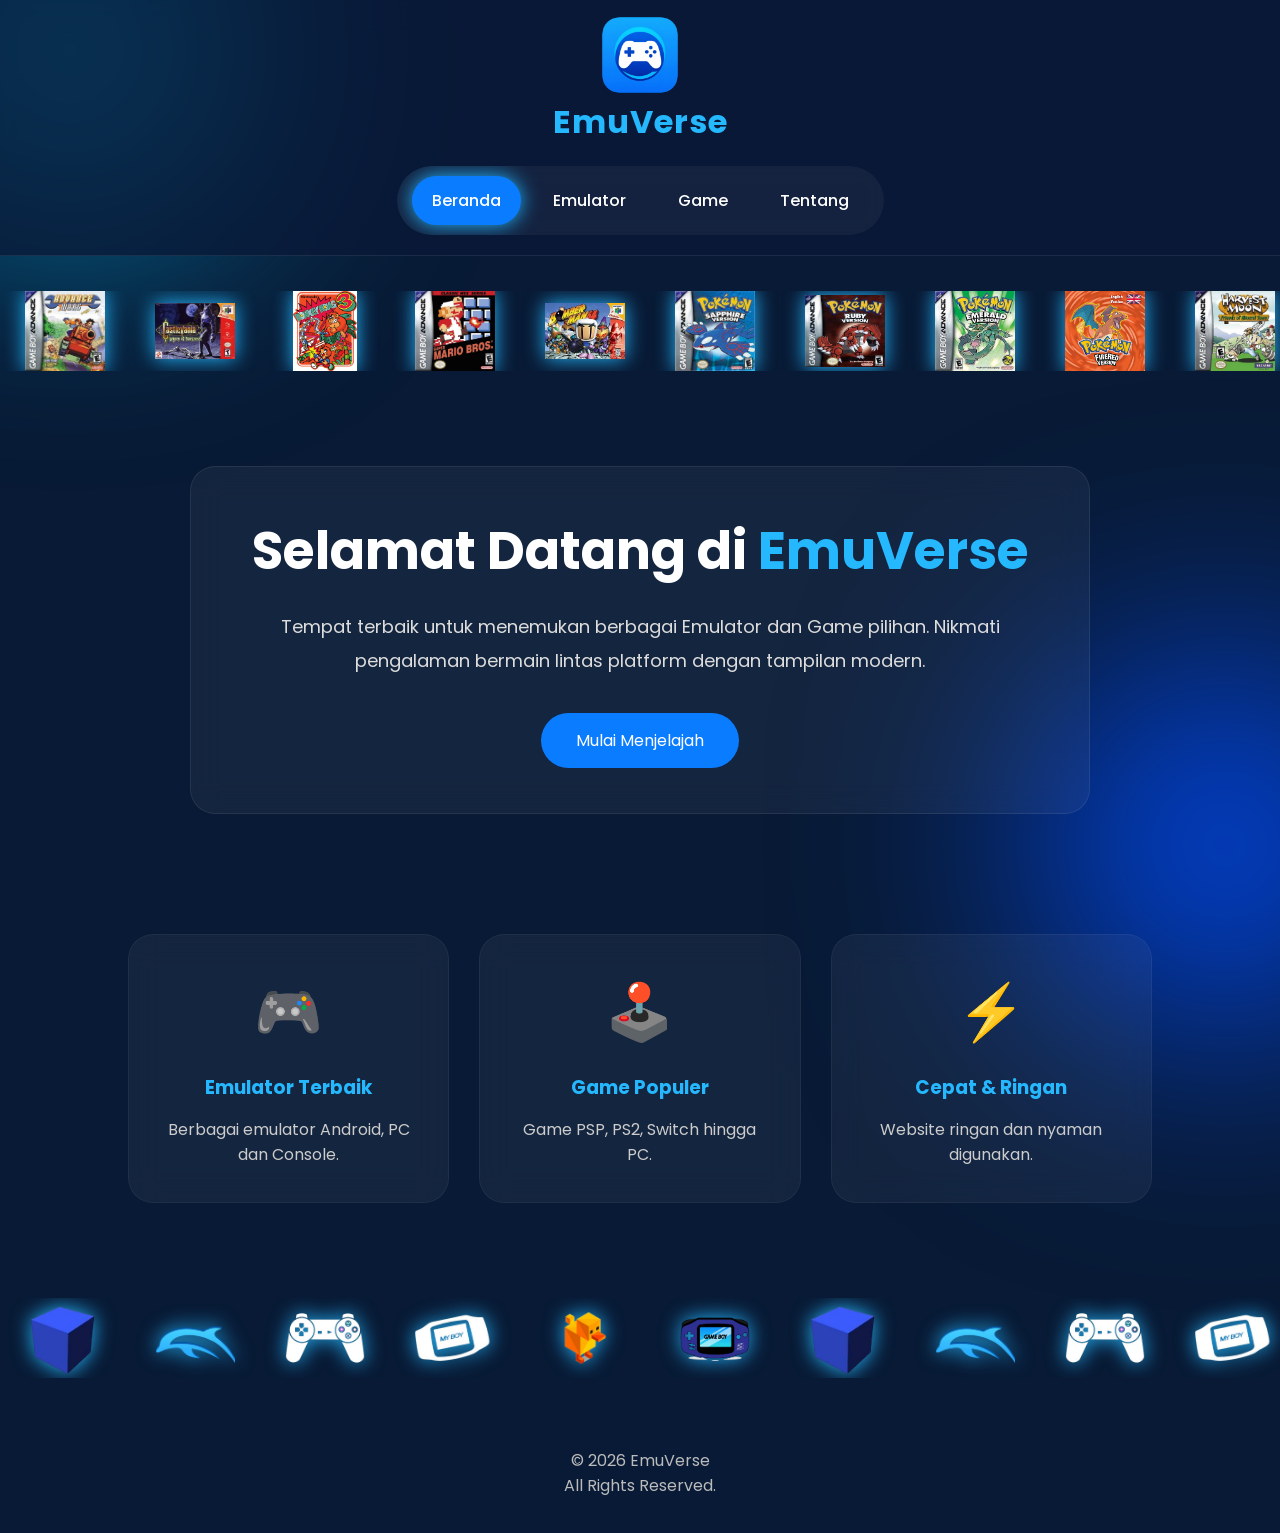
<file: index.html>
<!DOCTYPE html>
<html lang="id">
<head>
    <meta charset="UTF-8">
    <meta name="viewport" content="width=device-width, initial-scale=1.0">
    <title>EmuVerse</title>

    <link rel="stylesheet" href="css/beranda.css">

    <link href="https://fonts.googleapis.com/css2?family=Poppins:wght@300;400;500;600;700&display=swap" rel="stylesheet">
</head>
<body>

<div class="bg-circle bg1"></div>
<div class="bg-circle bg2"></div>

<header>

    <div class="logo-area">

        <img src="assets/logo.png" class="logo">

        <h1>EmuVerse</h1>

    </div>

    <nav class="navbar">

        <a href="index.html" class="active">Beranda</a>

        <a href="emulator.html">Emulator</a>

        <a href="game.html">Game</a>

        <a href="tentang.html">Tentang</a>

    </nav>

</header>

<section class="slider">

<div class="slide-track">

<img src="assets/advance-wars.jpeg">
<img src="assets/castlevania.jpeg">
<img src="assets/donkey-kong3.jpeg">
<img src="assets/nes-mario.jpeg">
<img src="assets/bomberman64.jpeg">
<img src="assets/sapphire.jpg">

<img src="assets/ruby.jpg">
<img src="assets/emerald.jpg">
<img src="assets/pokemon.jpg">
<img src="assets/harvestmoon.jpg">
<img src="assets/winning-eleven10.jpeg">
<img src="assets/winning-eleven2009.jpeg">

<img src="assets/advance-wars.jpeg">
<img src="assets/castlevania.jpeg">
<img src="assets/donkey-kong3.jpeg">
<img src="assets/nes-mario.jpeg">
<img src="assets/bomberman64.jpeg">
<img src="assets/sapphire.jpg">

<img src="assets/ruby.jpg">
<img src="assets/emerald.jpg">
<img src="assets/pokemon.jpg">
<img src="assets/harvestmoon.jpg">
<img src="assets/winning-eleven10.jpeg">
<img src="assets/winning-eleven2009.jpeg">

</div>

</section>

<section class="hero reveal">

<div class="hero-box">

<h2>

Selamat Datang di

<span>EmuVerse</span>

</h2>

<p>

Tempat terbaik untuk menemukan berbagai Emulator dan Game pilihan.

Nikmati pengalaman bermain lintas platform dengan tampilan modern.

</p>

<div class="hero-button">

<a href="#" class="btn-primary">

Mulai Menjelajah

</a>

</div>

</div>

</section>

<section class="feature reveal">

<div class="card">

<div class="icon">🎮</div>

<h3>Emulator Terbaik</h3>

<p>

Berbagai emulator Android, PC dan Console.

</p>

</div>

<div class="card">

<div class="icon">🕹️</div>

<h3>Game Populer</h3>

<p>

Game PSP, PS2, Switch hingga PC.

</p>

</div>

<div class="card">

<div class="icon">⚡</div>

<h3>Cepat & Ringan</h3>

<p>

Website ringan dan nyaman digunakan.

</p>

</div>

</section>

<section class="slider reverse">

<div class="slide-track">

<img src="assets/aether.png">
<img src="assets/dolphin-removebg-preview.png">
<img src="assets/epsxe.png">
<img src="assets/myboy-removebg-preview.png">
<img src="assets/duck.png">
<img src="assets/gba.png">

<img src="assets/aether.png">
<img src="assets/dolphin-removebg-preview.png">
<img src="assets/epsxe.png">
<img src="assets/myboy-removebg-preview.png">
<img src="assets/duck.png">
<img src="assets/gba.png">

<img src="assets/aether.png">
<img src="assets/dolphin-removebg-preview.png">
<img src="assets/epsxe.png">
<img src="assets/myboy-removebg-preview.png">
<img src="assets/duck.png">
<img src="assets/gba.png">

<img src="assets/aether.png">
<img src="assets/dolphin-removebg-preview.png">
<img src="assets/epsxe.png">
<img src="assets/myboy-removebg-preview.png">
<img src="assets/duck.png">
<img src="assets/gba.png">

</div>

</section>

<footer>

    <p>

        © 2026 EmuVerse

        <br>

        All Rights Reserved.

    </p>

</footer>

<script src="js/beranda.js"></script>

</body>
</html>
</file>
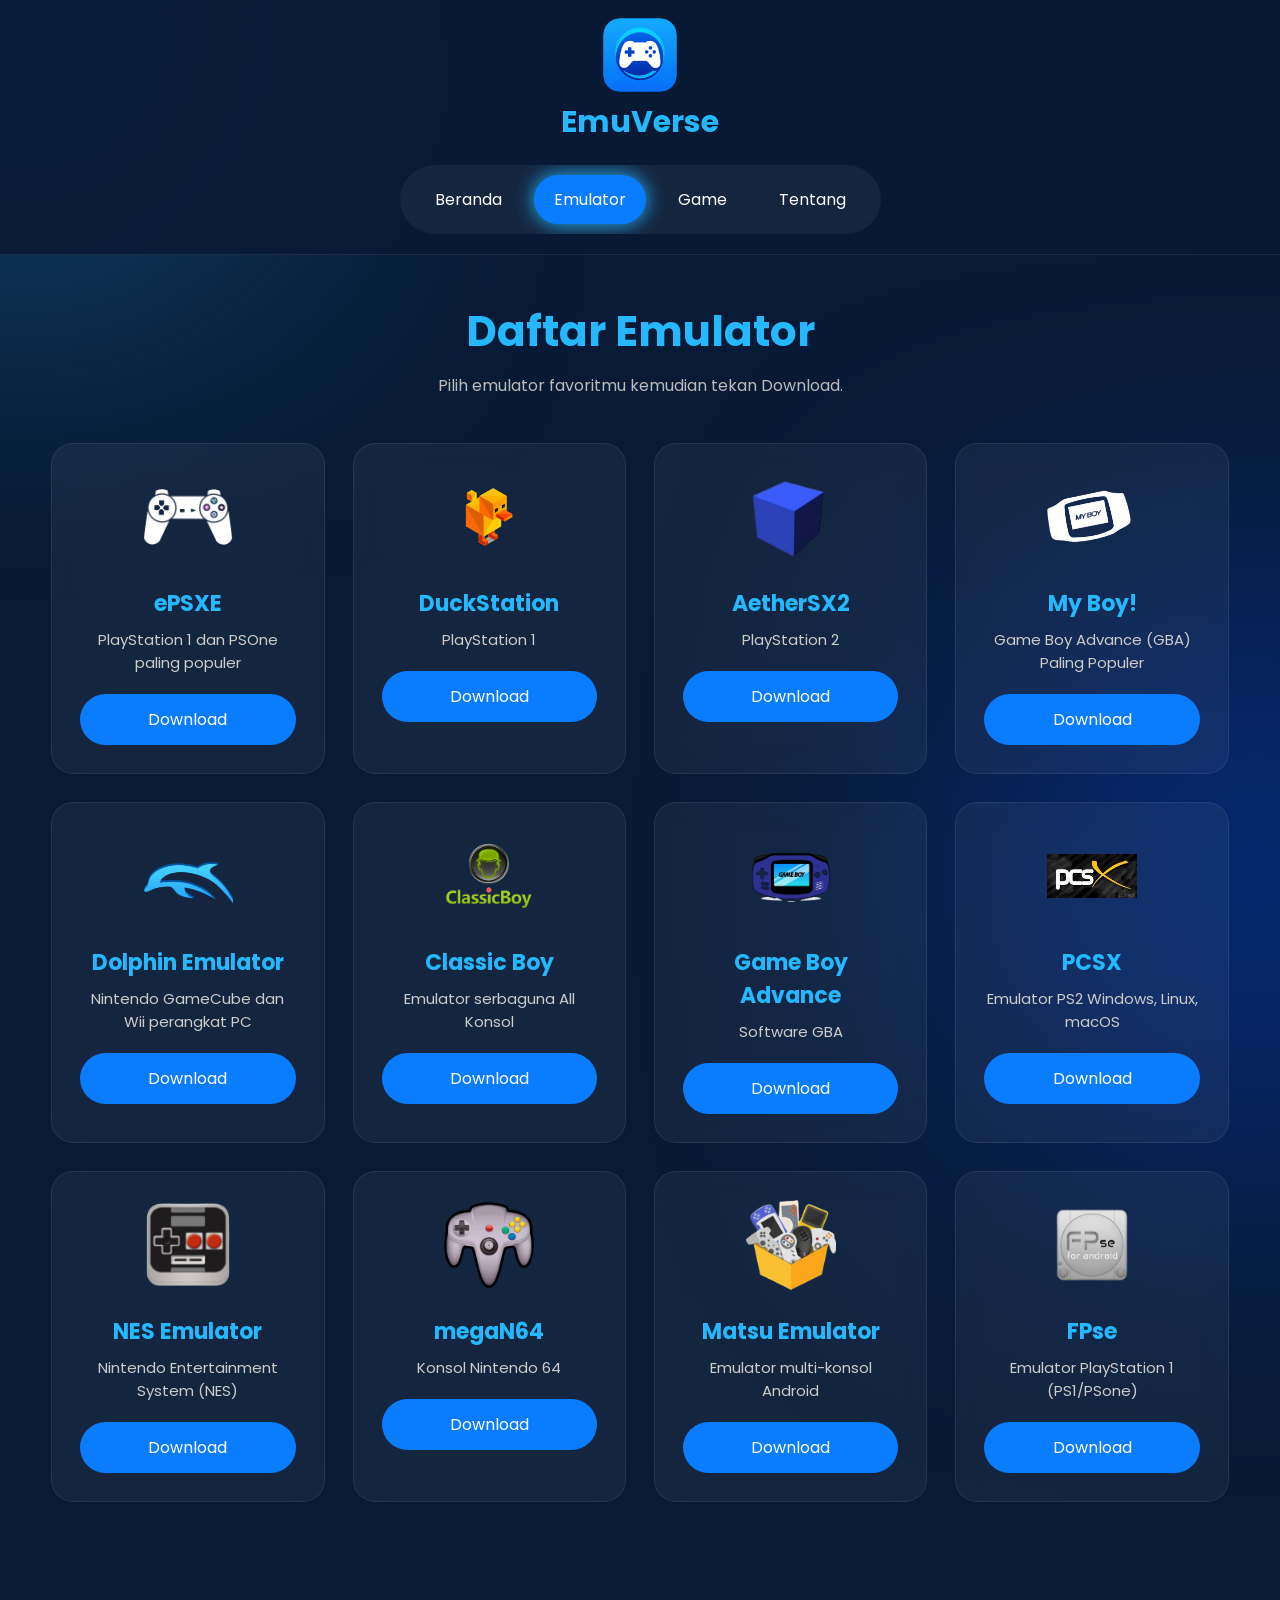
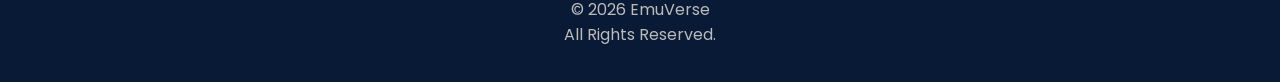
<file: emulator.html>
<!DOCTYPE html>
<html lang="id">

<head>

    <meta charset="UTF-8">

    <meta name="viewport"
        content="width=device-width, initial-scale=1.0">

    <title>EmuVerse | Emulator</title>

    <link rel="stylesheet" href="css/emulator.css">

    <link href="https://fonts.googleapis.com/css2?family=Poppins:wght@300;400;500;600;700&display=swap"
        rel="stylesheet">

</head>

<body>

<header>

    <div class="logo-area">

        <img src="assets/logo.png" class="logo">

        <h1>EmuVerse</h1>

    </div>

    <nav class="navbar">

        <a href="index.html">Beranda</a>

        <a href="emulator.html" class="active">Emulator</a>

        <a href="game.html">Game</a>

        <a href="tentang.html">Tentang</a>

    </nav>

</header>

<section class="title">

    <h2>Daftar Emulator</h2>

    <p>Pilih emulator favoritmu kemudian tekan Download.</p>

</section>

<section class="emulator-grid">

    <div class="card">

        <img src="assets/epsxe.png">

        <h3>ePSXE</h3>

        <p>PlayStation 1 dan PSOne paling populer</p>

        <a href="emulator/epsxe-emulator.zip"
            class="download-btn"
            download>

            Download

        </a>

    </div>

    <div class="card">

        <img src="assets/duck.png">

        <h3>DuckStation</h3>

        <p>PlayStation 1</p>

        <a href="emulator/duckstation-emulator.zip"
            class="download-btn"
            download>

            Download

        </a>

    </div>

    <!-- AetherSX2 -->

    <div class="card">

        <img src="assets/aether.png">

        <h3>AetherSX2</h3>

        <p>PlayStation 2</p>

        <a href="emulator/aetherSX2-emulator.zip"
            class="download-btn"
            download>

            Download

        </a>

    </div>

    <div class="card">

        <img src="assets/myboy-removebg-preview.png">

        <h3>My Boy!</h3>

        <p>Game Boy Advance (GBA) Paling Populer</p>

        <a href="emulator/myboy!-emulator.zip"
            class="download-btn"
            download>

            Download

        </a>

    </div>

    <div class="card">

        <img src="assets/dolphin-removebg-preview.png">

        <h3>Dolphin Emulator</h3>

        <p>Nintendo GameCube dan Wii perangkat PC</p>

        <a href="emulator/dolphin-emulator.zip"
            class="download-btn"
            download>

            Download

        </a>

    </div>

    <div class="card">

        <img src="assets/classic.png">

        <h3>Classic Boy</h3>

        <p>Emulator serbaguna All Konsol</p>

        <a href="emulator/classicboy-emulator-2-0-3-multi-android.zip"
            class="download-btn"
            download>

            Download

        </a>

    </div>

    <div class="card">

        <img src="assets/gba.png">

        <h3>Game Boy Advance</h3>

        <p>Software GBA</p>

        <a href="emulator/VisualBoyAdvance-M Mac.zip"
            class="download-btn"
            download>

            Download

        </a>

    </div>

    <div class="card">

        <img src="assets/pcsx.jpeg">

        <h3>PCSX</h3>

        <p>Emulator PS2 Windows, Linux, macOS</p>

        <a href="emulator/Pcsx-1.5.zip"
            class="download-btn"
            download>

            Download

        </a>

    </div>

    <div class="card">

        <img src="assets/nes-removebg-preview.png">

        <h3>NES Emulator</h3>

        <p>Nintendo Entertainment System (NES)</p>

        <a href="emulator/nes-emulator-1212.zip"
            class="download-btn"
            download>

            Download

        </a>

    </div>

    <div class="card">

        <img src="assets/megaN64-removebg-preview.png">

        <h3>megaN64</h3>

        <p>Konsol Nintendo 64</p>

        <a href="emulator/MegaN64 N64 Emulator_v6.0.zip"
            class="download-btn"
            download>

            Download

        </a>

    </div>

    <div class="card">

        <img src="assets/matsu-removebg-preview.png">

        <h3>Matsu Emulator</h3>

        <p>Emulator multi-konsol Android</p>

        <a href="emulator/matsu-psx-emulator-multi-emu-8641.apk.zip"
            class="download-btn"
            download>

            Download

        </a>

    </div>

    <div class="card">

        <img src="assets/fpse-removebg-preview.png">

        <h3>FPse</h3>

        <p>Emulator PlayStation 1 (PS1/PSone)</p>

        <a href="emulator/FPse_0.10.38-1328.rar"
            class="download-btn"
            download>

            Download

        </a>

    </div>

</section>

<footer>

    <p>

        © 2026 EmuVerse

        <br>

        All Rights Reserved.

    </p>

</footer>

<script src="js/emulator.js"></script>

</body>

</html>
</file>
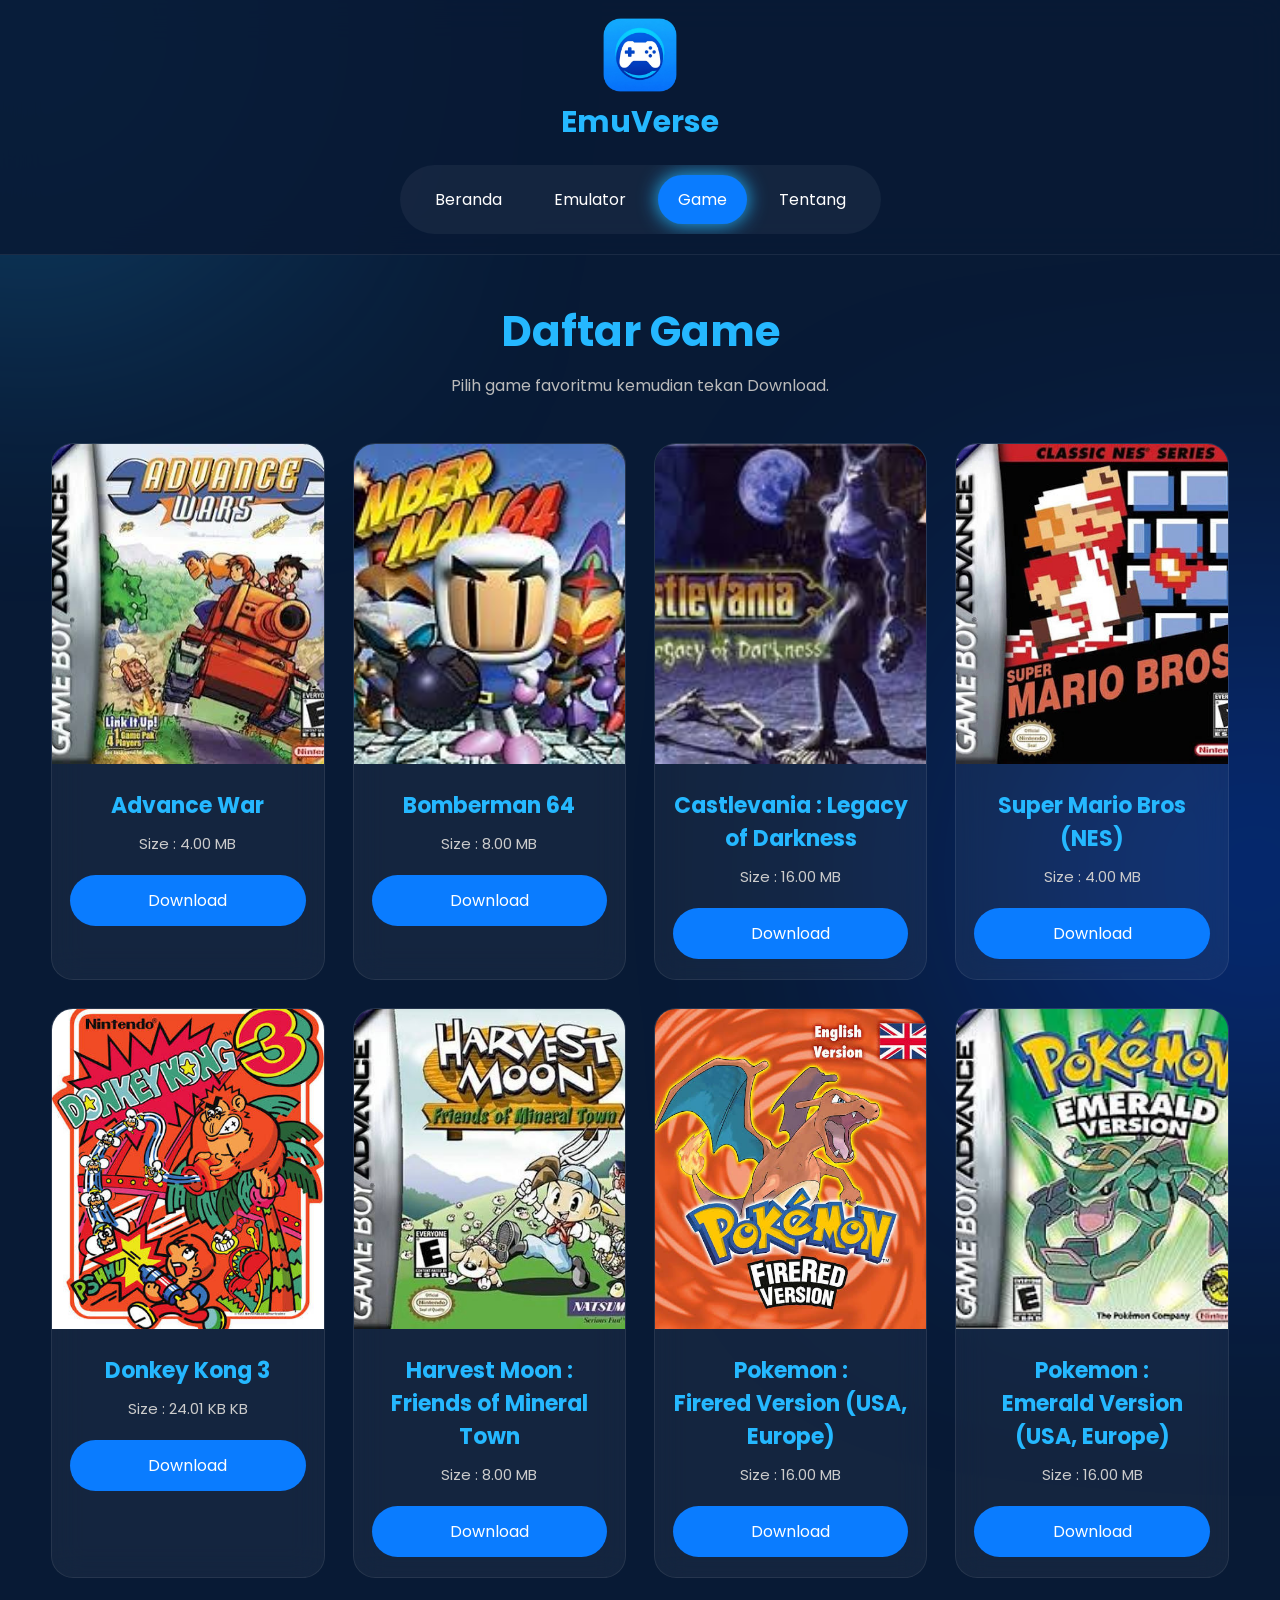
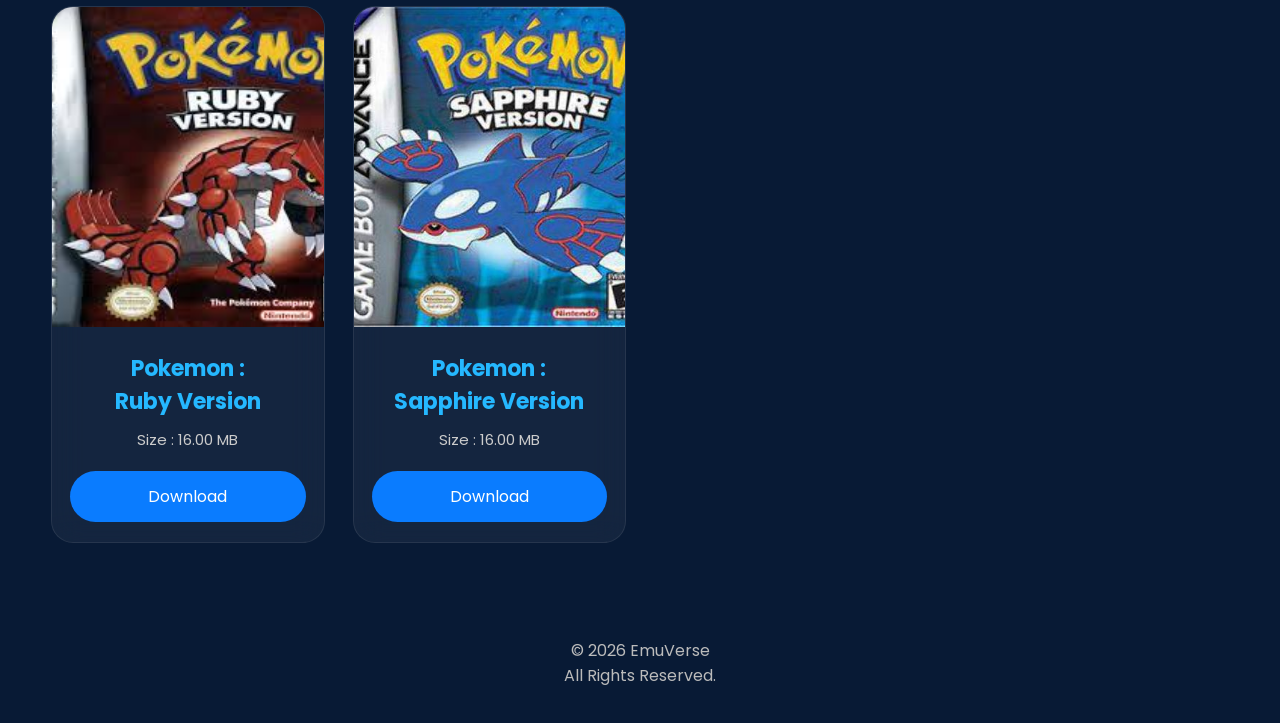
<file: game.html>
<!DOCTYPE html>
<html lang="id">

<head>

    <meta charset="UTF-8">

    <meta name="viewport"
          content="width=device-width, initial-scale=1.0">

    <title>EmuVerse | Game</title>

    <link rel="stylesheet" href="css/game.css">

    <link href="https://fonts.googleapis.com/css2?family=Poppins:wght@300;400;500;600;700&display=swap"
          rel="stylesheet">

</head>

<body>

<header>

    <div class="logo-area">

        <img src="assets/logo.png" class="logo">

        <h1>EmuVerse</h1>

    </div>

    <nav class="navbar">

        <a href="index.html">Beranda</a>

        <a href="emulator.html">Emulator</a>

        <a href="game.html" class="active">Game</a>

        <a href="tentang.html">Tentang</a>

    </nav>

</header>

<section class="title">

    <h2>Daftar Game</h2>

    <p>Pilih game favoritmu kemudian tekan Download.</p>

</section>

<section class="game-grid">

    <div class="card">

        <img src="assets/advance-wars.jpeg">

        <h3>Advance War</h3>

        <p>Size : 4.00 MB</p>

        <a href="game/Advance Wars.zip"
           class="download-btn"
           download>

            Download

        </a>

    </div>

    <div class="card">

        <img src="assets/bomberman64.jpeg">

        <h3>Bomberman 64</h3>

        <p>Size : 8.00 MB</p>

        <a href="game/Bomberman 64.zip"
           class="download-btn"
           download>

            Download

        </a>

    </div>

    <div class="card">

        <img src="assets/castlevania.jpeg">

        <h3>Castlevania : Legacy of Darkness</h3>

        <p>Size : 16.00 MB</p>

        <a href="game/Castlevania_ Legacy of Darkness.zip"
           class="download-btn"
           download>

            Download

        </a>

    </div>

    <div class="card">

        <img src="assets/nes-mario.jpeg">

        <h3>Super Mario Bros (NES)</h3>

        <p>Size : 4.00 MB</p>

        <a href="game/Classic NES Series_ Super Mario Bros..zip"
           class="download-btn"
           download>

            Download

        </a>

    </div>

    <div class="card">

        <img src="assets/donkey-kong3.jpeg">

        <h3>Donkey Kong 3</h3>

        <p>Size : 24.01 KB KB</p>

        <a href="game/Donkey Kong 3.zip"
           class="download-btn"
           download>

            Download

        </a>

    </div>

    <div class="card">

        <img src="assets/harvestmoon.jpg">

        <h3>Harvest Moon :<br>Friends of Mineral Town</h3>

        <p>Size : 8.00 MB</p>

        <a href="game/Harvest Moon - Friends of Mineral Town (U) [!].zip"
           class="download-btn"
           download>

            Download

        </a>

    </div>

    <div class="card">

        <img src="assets/pokemon.jpg">

        <h3>Pokemon :<br>Firered Version (USA, Europe)</h3>

        <p>Size : 16.00 MB</p>

        <a href="game/Pokemon_ FireRed Version.zip"
           class="download-btn"
           download>

            Download

        </a>

    </div>

    <div class="card">

        <img src="assets/emerald.jpg">

        <h3>Pokemon :<br>Emerald Version (USA, Europe)</h3>

        <p>Size : 16.00 MB</p>

        <a href="game/Pokemon - Emerald Version (USA, Europe).zip"
           class="download-btn"
           download>

            Download

        </a>

    </div>

    <div class="card">

        <img src="assets/ruby.jpg">

        <h3>Pokemon :<br>Ruby Version</h3>

        <p>Size : 16.00 MB</p>

        <a href="game/Pokemon_ Ruby Version.zip"
           class="download-btn"
           download>

            Download

        </a>

    </div>

    <div class="card">

        <img src="assets/sapphire.jpg">

        <h3>Pokemon :<br>Sapphire Version</h3>

        <p>Size : 16.00 MB</p>

        <a href="game/Pokemon_ Sapphire Version.zip"
           class="download-btn"
           download>

            Download

        </a>

    </div>

</section>

<footer>

    <p>

        © 2026 EmuVerse

        <br>

        All Rights Reserved.

    </p>

</footer>

<script src="js/game.js"></script>

</body>

</html>
</file>
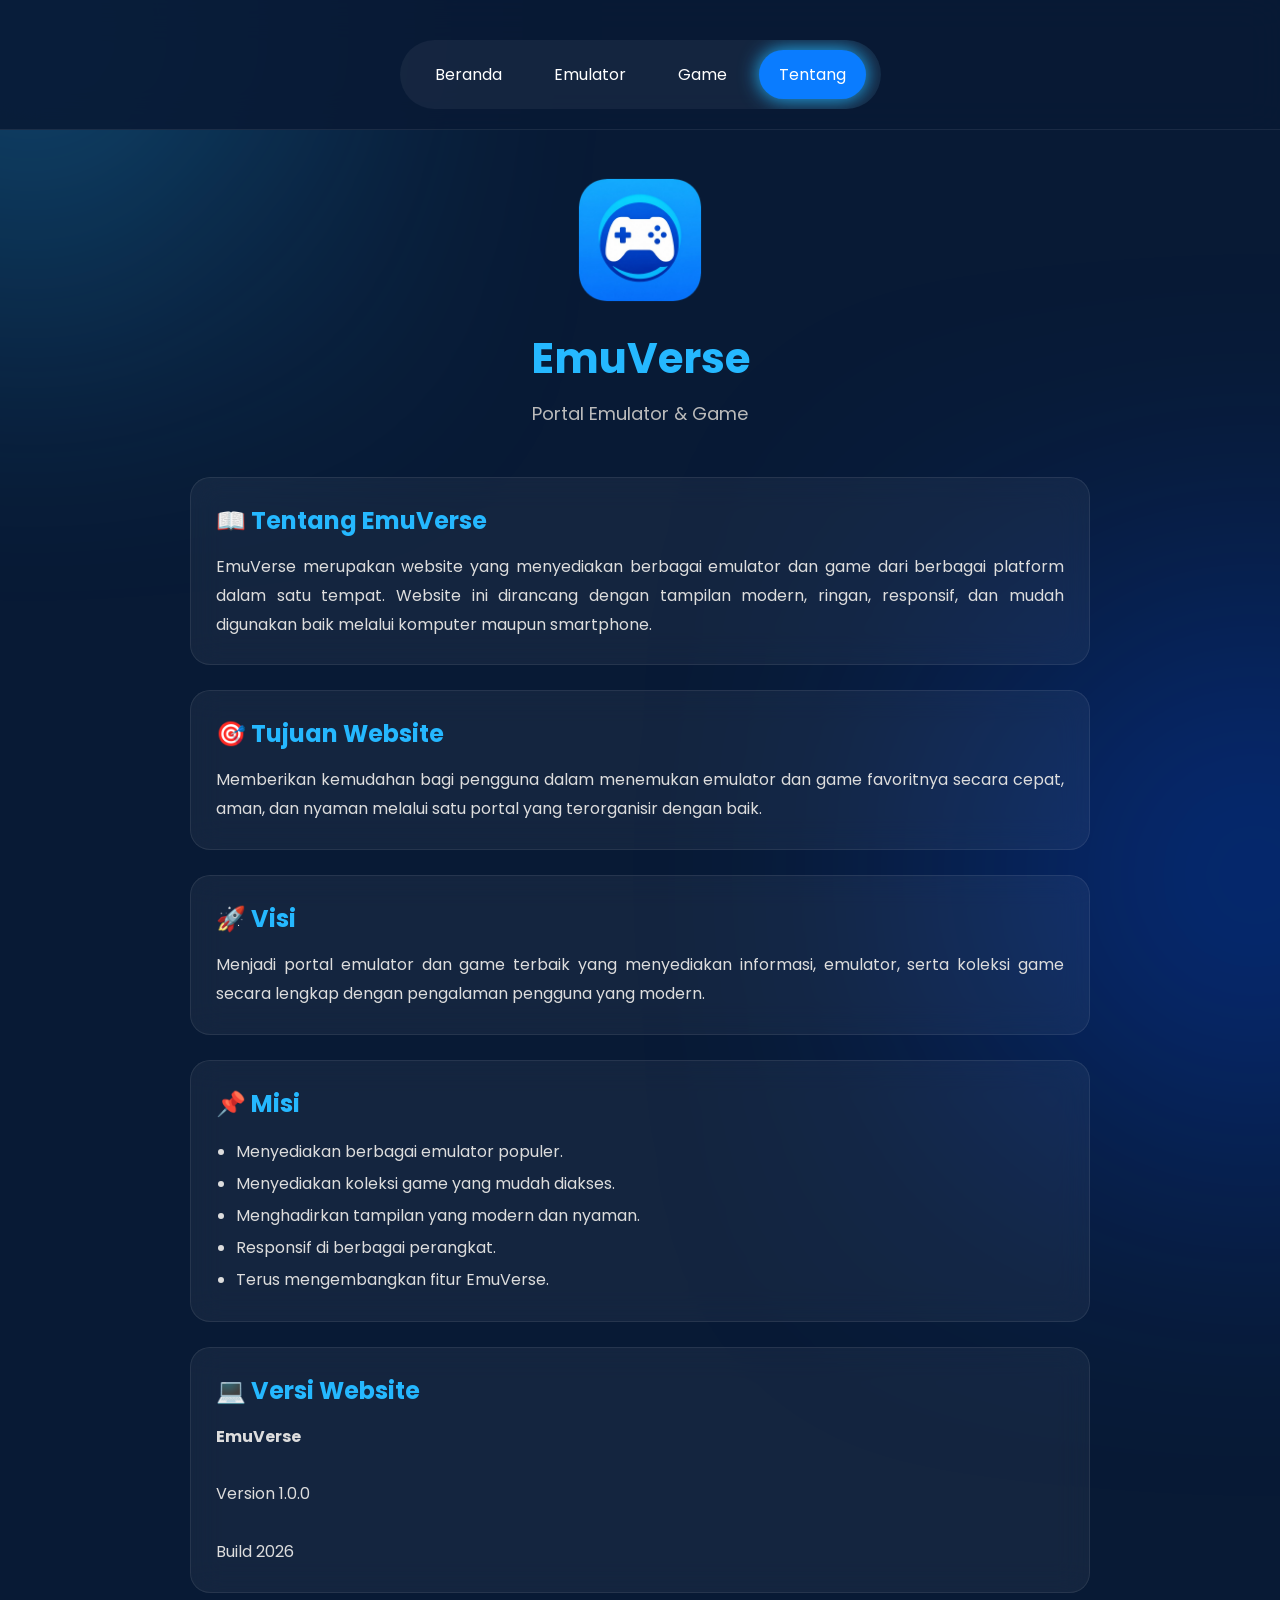
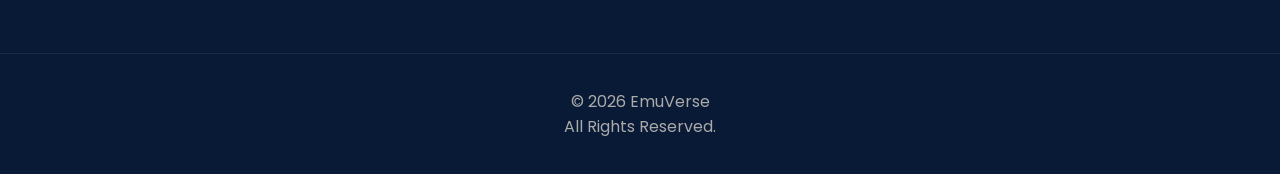
<file: tentang.html>
<!DOCTYPE html>
<html lang="id">

<head>

    <meta charset="UTF-8">

    <meta name="viewport"
          content="width=device-width, initial-scale=1.0">

    <title>EmuVerse | Tentang</title>

    <link rel="stylesheet" href="css/tentang.css">

    <link href="https://fonts.googleapis.com/css2?family=Poppins:wght@300;400;500;600;700&display=swap"
          rel="stylesheet">

</head>

<body>

<header>

   

    <nav class="navbar">

        <a href="index.html">Beranda</a>

        <a href="emulator.html">Emulator</a>

        <a href="game.html">Game</a>

        <a href="tentang.html" class="active">Tentang</a>

    </nav>

</header>

<section class="about">

    <img src="assets/logo.png" class="about-logo">

    <h2>EmuVerse</h2>

    <span class="subtitle">
        Portal Emulator & Game
    </span>

</section>

<section class="info-container">

    <!-- Tentang -->

    <div class="info-card">

        <h3>📖 Tentang EmuVerse</h3>

        <p>

            EmuVerse merupakan website yang menyediakan
            berbagai emulator dan game dari berbagai
            platform dalam satu tempat. Website ini
            dirancang dengan tampilan modern, ringan,
            responsif, dan mudah digunakan baik melalui
            komputer maupun smartphone.

        </p>

    </div>

    <!-- Tujuan -->

    <div class="info-card">

        <h3>🎯 Tujuan Website</h3>

        <p>

            Memberikan kemudahan bagi pengguna dalam
            menemukan emulator dan game favoritnya
            secara cepat, aman, dan nyaman melalui
            satu portal yang terorganisir dengan baik.

        </p>

    </div>

    <!-- Visi -->

    <div class="info-card">

        <h3>🚀 Visi</h3>

        <p>

            Menjadi portal emulator dan game terbaik
            yang menyediakan informasi, emulator,
            serta koleksi game secara lengkap dengan
            pengalaman pengguna yang modern.

        </p>

    </div>

    <!-- Misi -->

    <div class="info-card">

        <h3>📌 Misi</h3>

        <ul>

            <li>Menyediakan berbagai emulator populer.</li>

            <li>Menyediakan koleksi game yang mudah diakses.</li>

            <li>Menghadirkan tampilan yang modern dan nyaman.</li>

            <li>Responsif di berbagai perangkat.</li>

            <li>Terus mengembangkan fitur EmuVerse.</li>

        </ul>

    </div>

    <!-- Versi -->

    <div class="info-card">

        <h3>💻 Versi Website</h3>

        <p>

            <strong>EmuVerse</strong>

            <br><br>

            Version 1.0.0

            <br><br>

            Build 2026

        </p>

    </div>

</section>

<footer>

    <p>

        © 2026 EmuVerse

        <br>

        All Rights Reserved.

    </p>

</footer>

<script src="js/tentang.js"></script>

</body>

</html>
</file>
<file: css/beranda.css>
*{
    margin:0;
    padding:0;
    box-sizing:border-box;
    scroll-behavior:smooth;
    font-family:'Poppins',sans-serif;
}

body{

    background:#081A35;
    color:#fff;
    overflow-x:hidden;
    min-height:100vh;

}

.bg-circle{

    position:fixed;
    border-radius:50%;
    filter:blur(130px);
    z-index:-1;

}

.bg1{

    width:300px;
    height:300px;

    background:#00C6FF;

    top:-100px;
    left:-80px;

}

.bg2{

    width:350px;
    height:350px;

    background:#004CFF;

    right:-120px;
    bottom:-120px;

}

header{

    position:sticky;
    top:0;

    display:flex;
    flex-direction:column;

    align-items:center;

    padding:20px;

    background:rgba(10,25,55,.75);

    backdrop-filter:blur(15px);

    border-bottom:1px solid rgba(255,255,255,.08);

    z-index:1000;

}

.logo-area{

    display:flex;
    flex-direction:column;
    align-items:center;

}

.logo{

    width:70px;
    margin-bottom:8px;

}

.logo-area h1{

    font-size:32px;
    color:#25B8FF;
    letter-spacing:1px;

}

.navbar{
    margin-top:20px;
    display:flex;
    justify-content:center;
    align-items:center;
    gap:12px;
    flex-wrap:nowrap; /* tetap satu baris */
    background:rgba(255,255,255,.05);
    padding:10px 15px;
    border-radius:50px;
    backdrop-filter:blur(10px);
    overflow-x:auto; /* jika layar sangat kecil masih bisa digeser */
    scrollbar-width:none;
}

.navbar::-webkit-scrollbar{
    display:none;
}

.navbar a{
    text-decoration:none;
    color:white;
    padding:12px 20px;
    border-radius:30px;
    transition:.35s;
    font-weight:500;
    white-space:nowrap;
    flex-shrink:0;
}

.navbar a:hover{

    background:#25B8FF;

    color:white;

    transform:translateY(-2px);

    box-shadow:0 0 15px #25B8FF;

}

.navbar a.active{

    background:#0A7CFF;

    box-shadow:0 0 20px #25B8FF;

}

.slider{

    margin:35px 0;

    overflow:hidden;

}

.slide-track{

    display:flex;

    width:max-content;

    animation:slideLeft 25s linear infinite;

}

.reverse .slide-track{

    animation:slideRight 25s linear infinite;

}

.slide-track img{

    width:80px;

    height:80px;

    object-fit:contain;

    margin:0 25px;

    transition:.3s;

    filter:drop-shadow(0 0 10px #25B8FF);

}

.slide-track img:hover{

    transform:scale(1.15);

}

@keyframes slideLeft{

    from{

        transform:translateX(0);

    }

    to{

        transform:translateX(-50%);

    }

}

@keyframes slideRight{

    from{

        transform:translateX(-50%);

    }

    to{

        transform:translateX(0);

    }

}

.hero{

    display:flex;

    justify-content:center;

    padding:60px 20px;

}

.hero-box{

    max-width:900px;

    text-align:center;

    padding:45px;

    border-radius:25px;

    background:rgba(255,255,255,.05);

    backdrop-filter:blur(15px);

    border:1px solid rgba(255,255,255,.08);

}

.hero h2{

    font-size:52px;

    margin-bottom:20px;

}

.hero span{

    color:#25B8FF;

}

.hero p{

    line-height:1.9;

    color:#ddd;

    font-size:18px;

    margin-bottom:35px;

}

.btn-primary{

    display:inline-block;

    padding:15px 35px;

    border-radius:50px;

    background:#0A7CFF;

    color:white;

    text-decoration:none;

    transition:.35s;

}

.btn-primary:hover{

    transform:translateY(-4px);

    box-shadow:0 0 20px #25B8FF;

}

.feature{

    display:grid;

    grid-template-columns:repeat(auto-fit,minmax(250px,1fr));

    gap:30px;

    padding:60px 10%;

}

.card{

    background:rgba(255,255,255,.05);

    border-radius:25px;

    text-align:center;

    padding:35px;

    transition:.4s;

    backdrop-filter:blur(15px);

    border:1px solid rgba(255,255,255,.05);

}

.card:hover{

    transform:translateY(-10px);

    box-shadow:0 0 25px rgba(37,184,255,.45);

}

.icon{

    font-size:55px;

    margin-bottom:20px;

}

.card h3{

    margin-bottom:15px;

    color:#25B8FF;

}

.card p{

    color:#ccc;

}

footer{

    text-align:center;

    padding:35px;

    color:#bbb;

}

.reveal{

    opacity:0;

    transform:translateY(70px);

    transition:1s;

}

.reveal.active{

    opacity:1;

    transform:translateY(0);

}

@media(max-width:768px){

.logo{
    width:60px;
}

.logo-area h1{
    font-size:26px;
}

.navbar{
    width:100%;
    gap:8px;
    padding:8px 12px;
}

.navbar a{
    width:auto;
    padding:10px 16px;
    font-size:14px;
}

.hero{
    padding:40px 15px;
}

.hero-box{
    padding:30px 20px;
}

.hero h2{
    font-size:34px;
}

.hero p{
    font-size:15px;
}

.slide-track img{
    width:60px;
    height:60px;
    margin:0 15px;
}

.feature{
    padding:40px 20px;
}

}
</file>
<file: css/emulator.css>
*{
    margin:0;
    padding:0;
    box-sizing:border-box;
    font-family:'Poppins',sans-serif;
}

html{
    scroll-behavior:smooth;
}

body{

    background:#081A35;
    color:#fff;
    overflow-x:hidden;

}

body::before{

    content:"";

    position:fixed;

    width:300px;
    height:300px;

    border-radius:50%;

    background:#25B8FF;

    filter:blur(170px);

    top:-120px;
    left:-120px;

    z-index:-2;

}

body::after{

    content:"";

    position:fixed;

    width:350px;
    height:350px;

    border-radius:50%;

    background:#004DFF;

    filter:blur(180px);

    right:-150px;
    bottom:-150px;

    z-index:-2;

}

header{

    position:sticky;

    top:0;

    z-index:999;

    display:flex;

    flex-direction:column;

    align-items:center;

    padding:20px;

    background:rgba(8,26,53,.88);

    backdrop-filter:blur(18px);

    border-bottom:1px solid rgba(255,255,255,.08);

}

.logo{

    width:70px;

}

.logo-area{

    display:flex;

    flex-direction:column;

    align-items:center;

    gap:10px;

}

.logo-area h1{

    color:#25B8FF;

    font-size:30px;

}

.navbar{

    margin-top:20px;

    display:flex;

    gap:12px;

    background:rgba(255,255,255,.05);

    padding:10px 15px;

    border-radius:50px;

    overflow-x:auto;

    scrollbar-width:none;

}

.navbar::-webkit-scrollbar{

    display:none;

}

.navbar a{

    color:white;

    text-decoration:none;

    padding:12px 20px;

    border-radius:25px;

    transition:.3s;

    white-space:nowrap;

}

.navbar a:hover{

    background:#25B8FF;

    box-shadow:0 0 15px #25B8FF;

}

.navbar .active{

    background:#0A7CFF;

    box-shadow:0 0 20px #25B8FF;

}

.title{

    text-align:center;

    margin:45px 15px;

}

.title h2{

    font-size:42px;

    color:#25B8FF;

}

.title p{

    color:#bbb;

    margin-top:10px;

}

.emulator-grid{

    width:92%;

    max-width:1400px;

    margin:auto;

    display:grid;

    grid-template-columns:repeat(auto-fit,minmax(250px,1fr));

    gap:28px;

    padding-bottom:60px;

}

.card{

    background:rgba(255,255,255,.05);

    border-radius:22px;

    border:1px solid rgba(255,255,255,.08);

    backdrop-filter:blur(15px);

    padding:28px;

    text-align:center;

    transition:.35s;

}

.card:hover{

    transform:translateY(-10px);

    box-shadow:0 0 30px rgba(37,184,255,.35);

}

.card img{

    width:90px;

    height:90px;

    object-fit:contain;

    margin-bottom:18px;

    transition:.35s;

}

.card:hover img{

    transform:scale(1.12);

}

.card h3{

    color:#25B8FF;

    margin-bottom:8px;

    font-size:22px;

}

.card p{

    color:#ccc;

    margin-bottom:20px;

    font-size:15px;

}

.download-btn{

    display:inline-block;

    width:100%;

    padding:13px;

    text-decoration:none;

    color:white;

    background:#0A7CFF;

    border-radius:30px;

    transition:.35s;

}

.download-btn:hover{

    background:#25B8FF;

    box-shadow:0 0 20px #25B8FF;

    transform:scale(1.04);

}

footer{

    padding:35px;

    text-align:center;

    color:#bbb;

}

@media(max-width:768px){

.logo{

    width:60px;

}

.logo-area h1{

    font-size:26px;

}

.navbar{

    width:100%;

    justify-content:center;

    gap:8px;

}

.navbar a{

    padding:10px 16px;

    font-size:14px;

}

.title h2{

    font-size:34px;

}

.title p{

    font-size:15px;

}

.emulator-grid{

    width:95%;

    gap:20px;

}

.card{

    padding:22px;

}

.card img{

    width:75px;

    height:75px;

}

}

.card{

    opacity:0;

    transform:translateY(40px);

}

.card.show{

    opacity:1;

    transform:translateY(0);

    transition:.6s ease;

}
</file>
<file: css/game.css>
*{
    margin:0;
    padding:0;
    box-sizing:border-box;
    font-family:'Poppins',sans-serif;
}

html{
    scroll-behavior:smooth;
}

body{

    background:#081A35;
    color:#fff;
    overflow-x:hidden;

}

body::before{

    content:"";

    position:fixed;

    width:300px;
    height:300px;

    border-radius:50%;

    background:#25B8FF;

    filter:blur(170px);

    top:-120px;
    left:-120px;

    z-index:-2;

}

body::after{

    content:"";

    position:fixed;

    width:350px;
    height:350px;

    border-radius:50%;

    background:#004DFF;

    filter:blur(180px);

    right:-150px;
    bottom:-150px;

    z-index:-2;

}

header{

    position:sticky;

    top:0;

    z-index:999;

    display:flex;

    flex-direction:column;

    align-items:center;

    padding:20px;

    background:rgba(8,26,53,.88);

    backdrop-filter:blur(18px);

    border-bottom:1px solid rgba(255,255,255,.08);

}

.logo{

    width:70px;

}

.logo-area{

    display:flex;

    flex-direction:column;

    align-items:center;

    gap:10px;

}

.logo-area h1{

    color:#25B8FF;

    font-size:30px;

}

.navbar{

    margin-top:20px;

    display:flex;

    gap:12px;

    background:rgba(255,255,255,.05);

    padding:10px 15px;

    border-radius:50px;

    overflow-x:auto;

    scrollbar-width:none;

}

.navbar::-webkit-scrollbar{

    display:none;

}

.navbar a{

    color:white;

    text-decoration:none;

    padding:12px 20px;

    border-radius:25px;

    transition:.3s;

    white-space:nowrap;

}

.navbar a:hover{

    background:#25B8FF;

    box-shadow:0 0 15px #25B8FF;

}

.navbar .active{

    background:#0A7CFF;

    box-shadow:0 0 20px #25B8FF;

}

.title{

    text-align:center;

    margin:45px 15px;

}

.title h2{

    font-size:42px;

    color:#25B8FF;

}

.title p{

    color:#bbb;

    margin-top:10px;

}

.game-grid{

    width:92%;

    max-width:1400px;

    margin:auto;

    display:grid;

    grid-template-columns:repeat(auto-fit,minmax(230px,1fr));

    gap:28px;

    padding-bottom:60px;

}

.card{

    background:rgba(255,255,255,.05);

    border:1px solid rgba(255,255,255,.08);

    border-radius:22px;

    backdrop-filter:blur(15px);

    overflow:hidden;

    text-align:center;

    opacity:0;

    transform:translateY(40px);

    transition:.6s;

}

.card.show{

    opacity:1;

    transform:translateY(0);

}

.card:hover{

    transform:translateY(-10px);

    box-shadow:0 0 30px rgba(37,184,255,.35);

}

.card img{

    width:100%;

    height:320px;

    object-fit:cover;

    transition:.35s;

}

.card:hover img{

    transform:scale(1.08);

}

.card h3{

    margin:18px 15px 10px;

    color:#25B8FF;

    font-size:22px;

}

.card p{

    color:#ccc;

    margin-bottom:20px;

    font-size:15px;

}

.download-btn{

    display:block;

    margin:0 18px 20px;

    padding:13px;

    text-decoration:none;

    color:white;

    background:#0A7CFF;

    border-radius:30px;

    transition:.35s;

}

.download-btn:hover{

    background:#25B8FF;

    box-shadow:0 0 18px #25B8FF;

    transform:scale(1.04);

}

footer{

    padding:35px;

    text-align:center;

    color:#bbb;

}

@media(max-width:768px){

.logo{

    width:60px;

}

.logo-area h1{

    font-size:26px;

}

.navbar{

    width:100%;

    justify-content:center;

    gap:8px;

}

.navbar a{

    padding:10px 16px;

    font-size:14px;

}

.title h2{

    font-size:34px;

}

.title p{

    font-size:15px;

}

.game-grid{

    width:95%;

    gap:20px;

}

.card img{

    height:280px;

}

.card h3{

    font-size:20px;

}

}
</file>
<file: css/tentang.css>
*{
    margin:0;
    padding:0;
    box-sizing:border-box;
    font-family:'Poppins',sans-serif;
}

html{
    scroll-behavior:smooth;
}

body{

    background:#081A35;
    color:#fff;
    overflow-x:hidden;

}

body::before{

    content:"";
    position:fixed;

    width:300px;
    height:300px;

    background:#25B8FF;
    border-radius:50%;

    filter:blur(170px);

    top:-120px;
    left:-120px;

    z-index:-2;

}

body::after{

    content:"";
    position:fixed;

    width:350px;
    height:350px;

    background:#004DFF;
    border-radius:50%;

    filter:blur(180px);

    right:-150px;
    bottom:-150px;

    z-index:-2;

}

header{

    position:sticky;
    top:0;
    z-index:999;

    display:flex;
    flex-direction:column;
    align-items:center;

    padding:20px;

    background:rgba(8,26,53,.88);

    backdrop-filter:blur(18px);

    border-bottom:1px solid rgba(255,255,255,.08);

}

.logo{

    width:70px;

}

.logo-area{

    display:flex;
    flex-direction:column;
    align-items:center;

    gap:10px;

}

.logo-area h1{

    color:#25B8FF;
    font-size:30px;

}

.navbar{

    margin-top:20px;

    display:flex;

    gap:12px;

    background:rgba(255,255,255,.05);

    padding:10px 15px;

    border-radius:50px;

    overflow-x:auto;

    scrollbar-width:none;

}

.navbar::-webkit-scrollbar{

    display:none;

}

.navbar a{

    color:white;

    text-decoration:none;

    padding:12px 20px;

    border-radius:25px;

    transition:.3s;

    white-space:nowrap;

}

.navbar a:hover{

    background:#25B8FF;

    box-shadow:0 0 15px #25B8FF;

}

.navbar .active{

    background:#0A7CFF;

    box-shadow:0 0 20px #25B8FF;

}

.about{

    text-align:center;

    padding:50px 20px;

}

.about-logo{

    width:120px;

    margin-bottom:20px;

}

.about h2{

    font-size:42px;

    color:#25B8FF;

}

.subtitle{

    display:block;

    margin-top:10px;

    color:#bbb;

    font-size:18px;

}

.info-container{

    width:90%;

    max-width:900px;

    margin:auto;

    display:flex;

    flex-direction:column;

    gap:25px;

    padding-bottom:60px;

}

.info-card{

    background:rgba(255,255,255,.05);

    backdrop-filter:blur(15px);

    border:1px solid rgba(255,255,255,.08);

    border-radius:20px;

    padding:25px;

    transition:.35s;

    opacity:0;

    transform:translateY(40px);

}

.info-card.show{

    opacity:1;

    transform:translateY(0);

}

.info-card:hover{

    transform:translateY(-8px);

    box-shadow:0 0 30px rgba(37,184,255,.35);

}

.info-card h3{

    color:#25B8FF;

    margin-bottom:15px;

    font-size:24px;

}

.info-card p{

    color:#ddd;

    line-height:1.8;

    text-align:justify;

}

.info-card ul{

    margin-left:20px;

    color:#ddd;

    line-height:2;

}

footer{

    text-align:center;

    padding:35px;

    color:#aaa;

    border-top:1px solid rgba(255,255,255,.08);

}

@media(max-width:768px){

.logo{

    width:60px;

}

.logo-area h1{

    font-size:26px;

}

.navbar{

    width:100%;

    justify-content:center;

    gap:8px;

}

.navbar a{

    padding:10px 16px;

    font-size:14px;

}

.about-logo{

    width:90px;

}

.about h2{

    font-size:34px;

}

.subtitle{

    font-size:15px;

}

.info-container{

    width:95%;

}

.info-card{

    padding:20px;

}

.info-card h3{

    font-size:20px;

}

.info-card p{

    font-size:15px;

}

.info-card ul{

    font-size:15px;

}

}
</file>
